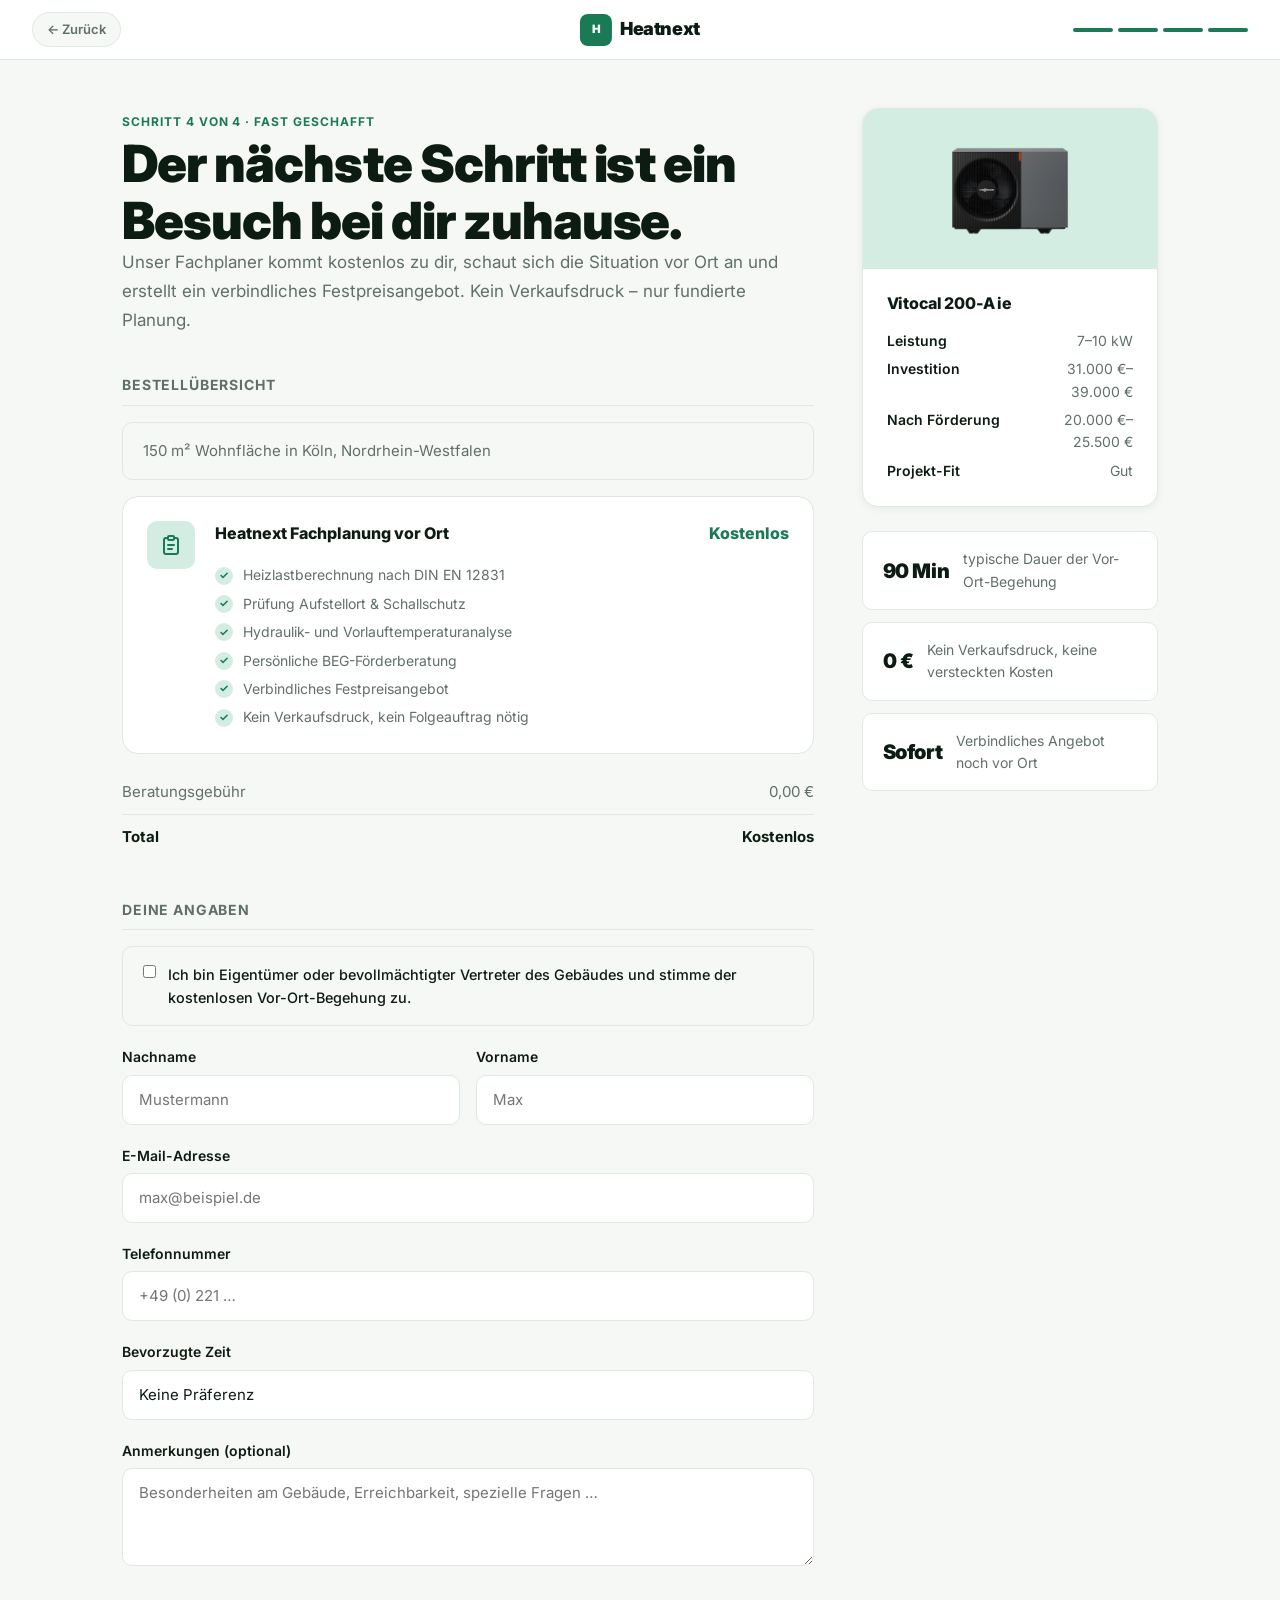
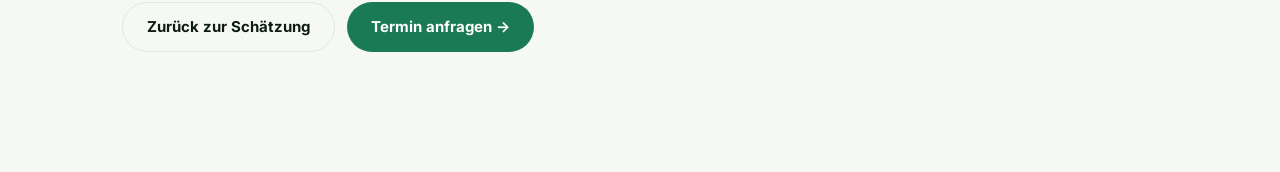
<file: consultation.html>
<!doctype html>
<html lang="de">
  <head>
    <meta charset="utf-8" />
    <meta name="viewport" content="width=device-width, initial-scale=1" />
    <title>Beratungstermin buchen – Heatnext</title>
    <meta name="description" content="Buche deinen kostenlosen Vor-Ort-Beratungstermin für deine Viessmann Wärmepumpe." />
    <link rel="stylesheet" href="https://fonts.bunny.net/css?family=inter:300,400,500,600,700,800,900&display=swap" />
    <link rel="stylesheet" href="styles.css" />
  </head>
  <body>

    <!-- TOPBAR -->
    <div class="est-topbar">
      <a href="estimate.html" class="est-topbar-back">&larr; Zurück</a>
      <div class="est-topbar-logo">
        <span class="nav-logo-chip">H</span>
        Heatnext
      </div>
      <div class="est-progress-bars">
        <div class="est-bar"></div>
        <div class="est-bar"></div>
        <div class="est-bar"></div>
        <div class="est-bar"></div>
      </div>
    </div>

    <!-- MAIN -->
    <main class="dc-main">

      <!-- LEFT COLUMN -->
      <div class="dc-left">
        <span class="kicker dc-kicker">Schritt 4 von 4 &middot; Fast geschafft</span>
        <h1>Der nächste Schritt ist ein Besuch bei dir zuhause.</h1>
        <p class="dc-intro">
          Unser Fachplaner kommt kostenlos zu dir, schaut sich die Situation vor Ort an und erstellt ein verbindliches Festpreisangebot. Kein Verkaufsdruck – nur fundierte Planung.
        </p>

        <!-- Bestellübersicht -->
        <section class="dc-section">
          <div class="dc-section-title">Bestellübersicht</div>

          <div class="dc-address-card" id="dcAddress">
            Deine Adresse wird aus der Schätzung geladen …
          </div>

          <div class="dc-product-card">
            <div class="dc-product-icon">
              <svg viewBox="0 0 24 24" fill="none" stroke="currentColor" stroke-width="2" stroke-linecap="round" stroke-linejoin="round" aria-hidden="true">
                <path d="M9 5H7a2 2 0 00-2 2v12a2 2 0 002 2h10a2 2 0 002-2V7a2 2 0 00-2-2h-2"/>
                <rect x="9" y="3" width="6" height="4" rx="1"/>
                <path d="M9 12h6M9 16h4"/>
              </svg>
            </div>
            <div class="dc-product-info">
              <div style="display:flex;align-items:flex-start;justify-content:space-between;gap:1rem;">
                <div class="dc-product-title">Heatnext Fachplanung vor Ort</div>
                <div class="dc-product-free">Kostenlos</div>
              </div>
              <ul class="dc-checklist">
                <li class="dc-check"><span class="dc-check-icon">&#10003;</span>Heizlastberechnung nach DIN EN 12831</li>
                <li class="dc-check"><span class="dc-check-icon">&#10003;</span>Prüfung Aufstellort &amp; Schallschutz</li>
                <li class="dc-check"><span class="dc-check-icon">&#10003;</span>Hydraulik- und Vorlauftemperaturanalyse</li>
                <li class="dc-check"><span class="dc-check-icon">&#10003;</span>Persönliche BEG-Förderberatung</li>
                <li class="dc-check"><span class="dc-check-icon">&#10003;</span>Verbindliches Festpreisangebot</li>
                <li class="dc-check"><span class="dc-check-icon">&#10003;</span>Kein Verkaufsdruck, kein Folgeauftrag nötig</li>
              </ul>
            </div>
          </div>

          <table class="dc-price-table">
            <tbody>
              <tr>
                <td>Beratungsgebühr</td>
                <td class="dc-price-right">0,00&nbsp;€</td>
              </tr>
              <tr>
                <td><strong>Total</strong></td>
                <td class="dc-price-right"><strong>Kostenlos</strong></td>
              </tr>
            </tbody>
          </table>
        </section>

        <!-- Buchungsformular -->
        <section class="dc-section">
          <div class="dc-section-title">Deine Angaben</div>

          <div id="consultSuccess" class="dc-success" hidden>
            <div class="dc-success-icon">&#10003;</div>
            <h2>Anfrage gesendet!</h2>
            <p>Wir melden uns innerhalb von 24 Stunden bei dir, um den Termin zu bestätigen. Schau auch in deinen Spam-Ordner.</p>
          </div>

          <form class="dc-form" id="consultForm" novalidate>
            <div class="dc-checkbox-row">
              <input type="checkbox" id="ownerConfirm" name="ownerConfirm" required />
              <label for="ownerConfirm">Ich bin Eigentümer oder bevollmächtigter Vertreter des Gebäudes und stimme der kostenlosen Vor-Ort-Begehung zu.</label>
            </div>

            <div class="dc-field-row">
              <div>
                <label class="field-label" for="lastName">Nachname</label>
                <input class="field-input" type="text" id="lastName" name="lastName" placeholder="Mustermann" required />
              </div>
              <div>
                <label class="field-label" for="firstName">Vorname</label>
                <input class="field-input" type="text" id="firstName" name="firstName" placeholder="Max" required />
              </div>
            </div>

            <div>
              <label class="field-label" for="email">E-Mail-Adresse</label>
              <input class="field-input" type="email" id="email" name="email" placeholder="max@beispiel.de" required />
            </div>

            <div>
              <label class="field-label" for="phone">Telefonnummer</label>
              <input class="field-input" type="tel" id="phone" name="phone" placeholder="+49 (0) 221 …" />
            </div>

            <div>
              <label class="field-label" for="preferredTime">Bevorzugte Zeit</label>
              <select class="field-input" id="preferredTime" name="preferredTime">
                <option value="">Keine Präferenz</option>
                <option value="morning">Morgens (8–12 Uhr)</option>
                <option value="noon">Mittags (12–15 Uhr)</option>
                <option value="afternoon">Nachmittags (15–18 Uhr)</option>
                <option value="weekend">Wochenende</option>
              </select>
            </div>

            <div>
              <label class="field-label" for="notes">Anmerkungen (optional)</label>
              <textarea class="field-input" id="notes" name="notes" rows="3" placeholder="Besonderheiten am Gebäude, Erreichbarkeit, spezielle Fragen …" style="resize:vertical;"></textarea>
            </div>

            <div class="dc-form-actions">
              <a href="estimate.html" class="btn btn-outline">Zurück zur Schätzung</a>
              <button type="submit" class="btn btn-green" id="submitConsult">Termin anfragen &rarr;</button>
            </div>
          </form>
        </section>
      </div>

      <!-- RIGHT SIDEBAR -->
      <div class="dc-right">
        <div class="dc-sidebar-panel">
          <div class="dc-sidebar-image">
            <img id="consultModelImage" src="assets/vitocal-200-a-ie-unit.png" alt="Vitocal Außengerät" />
          </div>
          <div class="dc-sidebar-body">
            <h3 id="consultModel">Vitocal 200-A ie</h3>
            <dl class="dc-sidebar-dl">
              <dt>Leistung</dt>
              <dd id="consultPower">7–10 kW</dd>
              <dt>Investition</dt>
              <dd id="consultCost">31.000–39.000 €</dd>
              <dt>Nach Förderung</dt>
              <dd id="consultNetCost">ab 20.000 €</dd>
              <dt>Projekt-Fit</dt>
              <dd id="consultFit">Gut</dd>
            </dl>
          </div>
        </div>

        <div class="dc-trust-items">
          <div class="dc-trust-item">
            <div class="dc-trust-num">90 Min</div>
            <div class="dc-trust-text">typische Dauer der Vor-Ort-Begehung</div>
          </div>
          <div class="dc-trust-item">
            <div class="dc-trust-num">0 €</div>
            <div class="dc-trust-text">Kein Verkaufsdruck, keine versteckten Kosten</div>
          </div>
          <div class="dc-trust-item">
            <div class="dc-trust-num">Sofort</div>
            <div class="dc-trust-text">Verbindliches Angebot noch vor Ort</div>
          </div>
        </div>
      </div>

    </main>

    <script>
      (function () {
        const raw = sessionStorage.getItem("heatnextEstimate");
        const fmt = new Intl.NumberFormat("de-DE", { style: "currency", currency: "EUR", maximumFractionDigits: 0 });

        const fallback = {
          area: 150,
          city: "Köln",
          state: "Nordrhein-Westfalen",
          model: "Vitocal 200-A ie",
          modelKey: "200",
          fit: "Gut",
          minKw: 7,
          maxKw: 10,
          costLow: 31000,
          costHigh: 39000
        };

        const modelImages = {
          "250": "assets/vitocal-250-a-unit.png",
          "200": "assets/vitocal-200-a-ie-unit.png",
          "150": "assets/vitocal-150-a-unit.png"
        };
        const modelAlts = {
          "250": "Vitocal 250-A Außengerät",
          "200": "Vitocal 200-A ie Außengerät",
          "150": "Vitocal 150-A Außengerät"
        };

        let e = fallback;
        try { if (raw) e = JSON.parse(raw); } catch (_) {}

        const grantRate = e.fit === "Planung nötig" ? 0.3 : 0.35;
        const netLow = Math.round((e.costLow * (1 - grantRate)) / 500) * 500;
        const netHigh = Math.round((e.costHigh * (1 - grantRate)) / 500) * 500;

        const set = (id, val) => { const el = document.querySelector("#" + id); if (el) el.textContent = val; };
        const setAttr = (id, attr, val) => { const el = document.querySelector("#" + id); if (el) el[attr] = val; };

        set("dcAddress", `${e.area} m² Wohnfläche in ${e.city || "deinem Ort"}${e.state ? ", " + e.state : ""}`);
        set("consultModel", e.model);
        set("consultPower", `${e.minKw}–${e.maxKw} kW`);
        set("consultCost", `${fmt.format(e.costLow)}–${fmt.format(e.costHigh)}`);
        set("consultNetCost", `${fmt.format(netLow)}–${fmt.format(netHigh)}`);
        set("consultFit", e.fit);
        setAttr("consultModelImage", "src", modelImages[e.modelKey] || modelImages["200"]);
        setAttr("consultModelImage", "alt", modelAlts[e.modelKey] || modelAlts["200"]);

        // Form submit
        const form = document.querySelector("#consultForm");
        const success = document.querySelector("#consultSuccess");
        if (form && success) {
          form.addEventListener("submit", function (ev) {
            ev.preventDefault();
            if (!form.checkValidity()) {
              const invalid = form.querySelector(":invalid");
              if (invalid) invalid.reportValidity();
              return;
            }
            form.hidden = true;
            success.hidden = false;
            success.scrollIntoView({ behavior: "smooth", block: "start" });
          });
        }
      })();
    </script>
  </body>
</html>
</file>
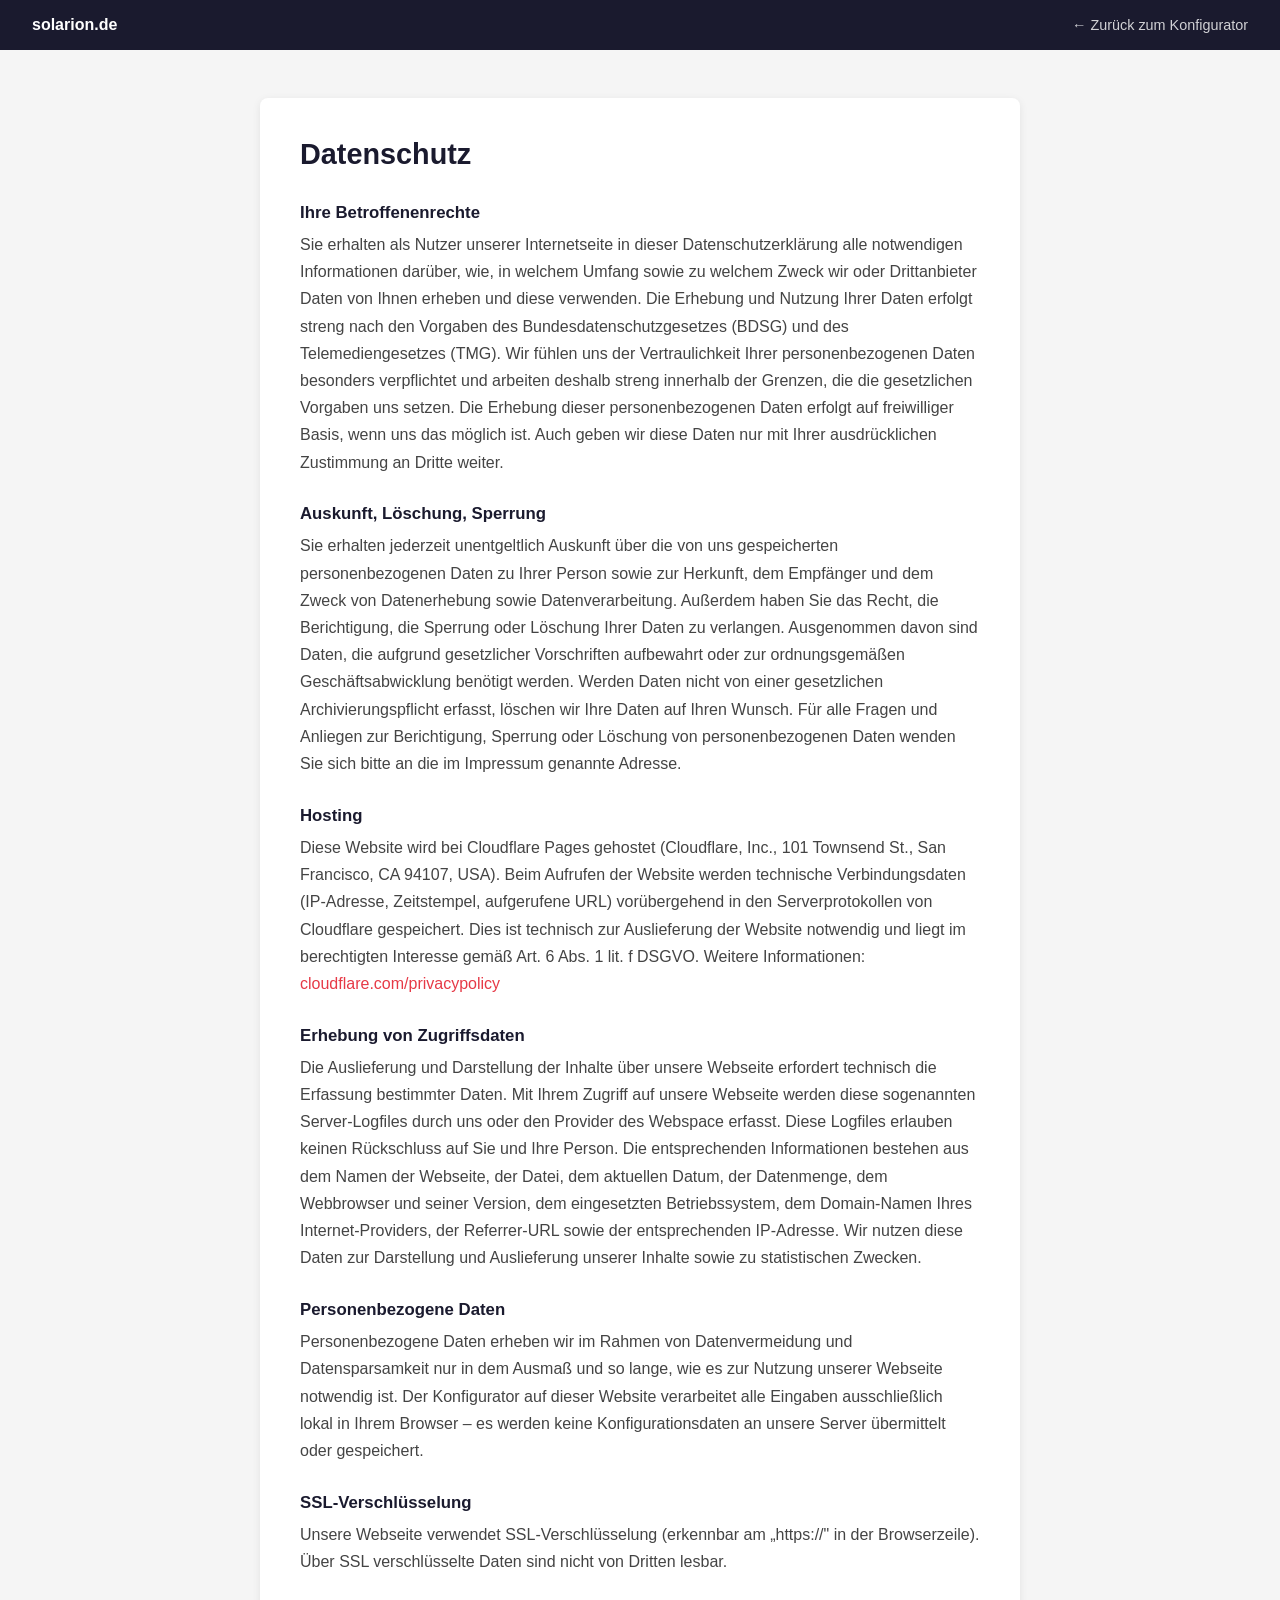
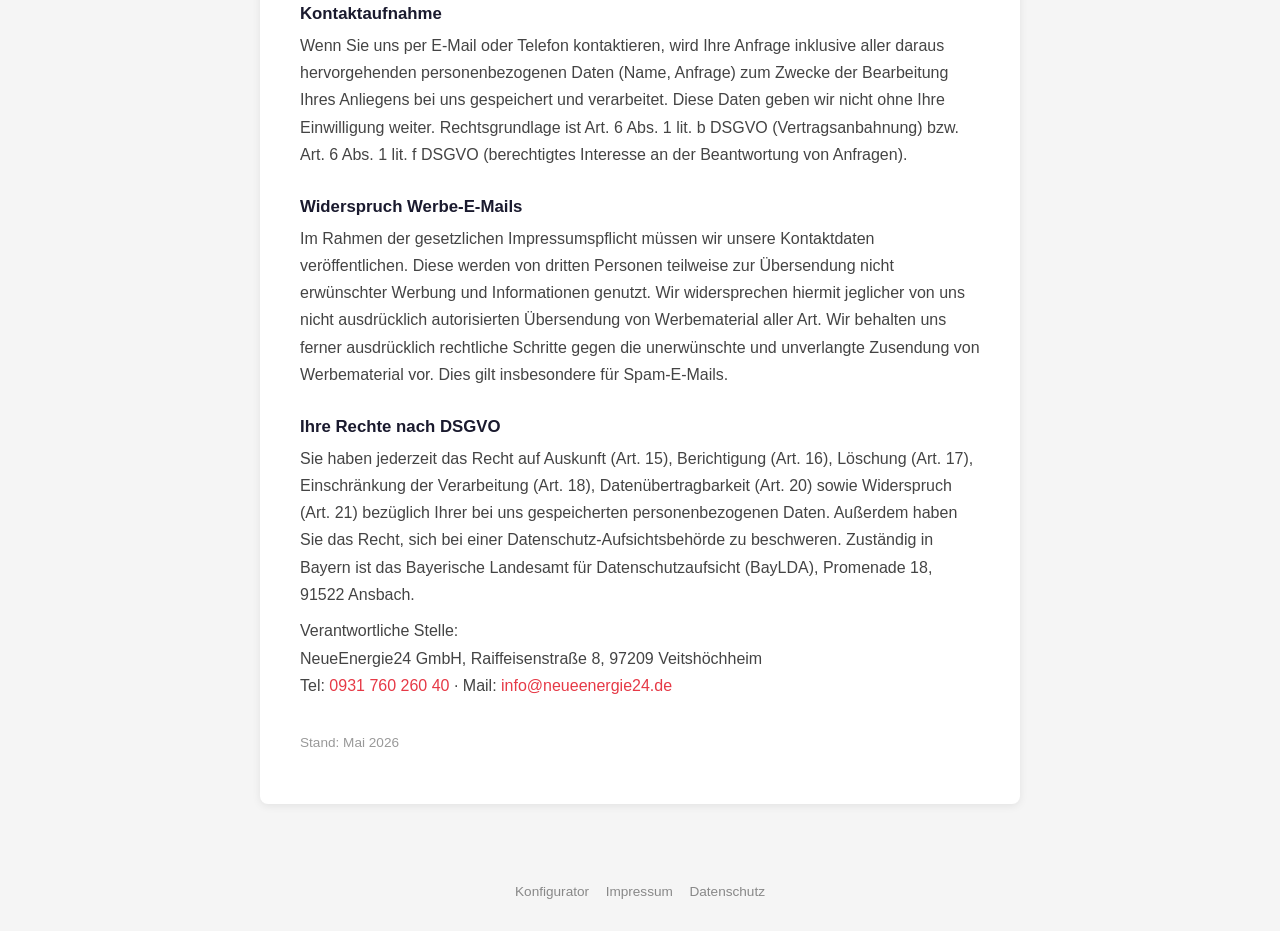
<file: datenschutz.html>
<!DOCTYPE html>
<html lang="de">
<head>
  <meta charset="UTF-8">
  <meta name="viewport" content="width=device-width, initial-scale=1.0">
  <title>Datenschutz – solarion.de</title>
  <style>
    *, *::before, *::after { box-sizing: border-box; margin: 0; padding: 0; }
    body {
      font-family: -apple-system, BlinkMacSystemFont, "Segoe UI", Roboto, sans-serif;
      background: #f5f5f5;
      color: #222;
      min-height: 100vh;
    }
    header {
      background: #1a1a2e;
      color: #fff;
      padding: 1rem 2rem;
      display: flex;
      align-items: center;
      justify-content: space-between;
    }
    header a { color: #fff; text-decoration: none; font-size: 0.9rem; opacity: 0.8; }
    header a:hover { opacity: 1; }
    .container {
      max-width: 760px;
      margin: 3rem auto;
      background: #fff;
      border-radius: 8px;
      padding: 2.5rem;
      box-shadow: 0 2px 8px rgba(0,0,0,0.08);
    }
    h1 { font-size: 1.8rem; margin-bottom: 2rem; color: #1a1a2e; }
    h2 { font-size: 1.05rem; font-weight: 700; margin: 1.8rem 0 0.5rem; color: #1a1a2e; }
    p { line-height: 1.7; margin-bottom: 0.6rem; color: #444; }
    a { color: #e63946; text-decoration: none; }
    a:hover { text-decoration: underline; }
    footer {
      text-align: center;
      padding: 2rem;
      font-size: 0.85rem;
      color: #888;
    }
    footer a { color: #888; margin: 0 0.4rem; }
  </style>
</head>
<body>

<header>
  <strong>solarion.de</strong>
  <a href="/">← Zurück zum Konfigurator</a>
</header>

<div class="container">
  <h1>Datenschutz</h1>

  <h2>Ihre Betroffenenrechte</h2>
  <p>Sie erhalten als Nutzer unserer Internetseite in dieser Datenschutzerklärung alle notwendigen Informationen darüber, wie, in welchem Umfang sowie zu welchem Zweck wir oder Drittanbieter Daten von Ihnen erheben und diese verwenden. Die Erhebung und Nutzung Ihrer Daten erfolgt streng nach den Vorgaben des Bundesdatenschutzgesetzes (BDSG) und des Telemediengesetzes (TMG). Wir fühlen uns der Vertraulichkeit Ihrer personenbezogenen Daten besonders verpflichtet und arbeiten deshalb streng innerhalb der Grenzen, die die gesetzlichen Vorgaben uns setzen. Die Erhebung dieser personenbezogenen Daten erfolgt auf freiwilliger Basis, wenn uns das möglich ist. Auch geben wir diese Daten nur mit Ihrer ausdrücklichen Zustimmung an Dritte weiter.</p>

  <h2>Auskunft, Löschung, Sperrung</h2>
  <p>Sie erhalten jederzeit unentgeltlich Auskunft über die von uns gespeicherten personenbezogenen Daten zu Ihrer Person sowie zur Herkunft, dem Empfänger und dem Zweck von Datenerhebung sowie Datenverarbeitung. Außerdem haben Sie das Recht, die Berichtigung, die Sperrung oder Löschung Ihrer Daten zu verlangen. Ausgenommen davon sind Daten, die aufgrund gesetzlicher Vorschriften aufbewahrt oder zur ordnungsgemäßen Geschäftsabwicklung benötigt werden. Werden Daten nicht von einer gesetzlichen Archivierungspflicht erfasst, löschen wir Ihre Daten auf Ihren Wunsch. Für alle Fragen und Anliegen zur Berichtigung, Sperrung oder Löschung von personenbezogenen Daten wenden Sie sich bitte an die im Impressum genannte Adresse.</p>

  <h2>Hosting</h2>
  <p>Diese Website wird bei Cloudflare Pages gehostet (Cloudflare, Inc., 101 Townsend St., San Francisco, CA 94107, USA). Beim Aufrufen der Website werden technische Verbindungsdaten (IP-Adresse, Zeitstempel, aufgerufene URL) vorübergehend in den Serverprotokollen von Cloudflare gespeichert. Dies ist technisch zur Auslieferung der Website notwendig und liegt im berechtigten Interesse gemäß Art. 6 Abs. 1 lit. f DSGVO. Weitere Informationen: <a href="https://www.cloudflare.com/privacypolicy/" target="_blank" rel="noopener">cloudflare.com/privacypolicy</a></p>

  <h2>Erhebung von Zugriffsdaten</h2>
  <p>Die Auslieferung und Darstellung der Inhalte über unsere Webseite erfordert technisch die Erfassung bestimmter Daten. Mit Ihrem Zugriff auf unsere Webseite werden diese sogenannten Server-Logfiles durch uns oder den Provider des Webspace erfasst. Diese Logfiles erlauben keinen Rückschluss auf Sie und Ihre Person. Die entsprechenden Informationen bestehen aus dem Namen der Webseite, der Datei, dem aktuellen Datum, der Datenmenge, dem Webbrowser und seiner Version, dem eingesetzten Betriebssystem, dem Domain-Namen Ihres Internet-Providers, der Referrer-URL sowie der entsprechenden IP-Adresse. Wir nutzen diese Daten zur Darstellung und Auslieferung unserer Inhalte sowie zu statistischen Zwecken.</p>

  <h2>Personenbezogene Daten</h2>
  <p>Personenbezogene Daten erheben wir im Rahmen von Datenvermeidung und Datensparsamkeit nur in dem Ausmaß und so lange, wie es zur Nutzung unserer Webseite notwendig ist. Der Konfigurator auf dieser Website verarbeitet alle Eingaben ausschließlich lokal in Ihrem Browser – es werden keine Konfigurationsdaten an unsere Server übermittelt oder gespeichert.</p>

  <h2>SSL-Verschlüsselung</h2>
  <p>Unsere Webseite verwendet SSL-Verschlüsselung (erkennbar am „https://" in der Browserzeile). Über SSL verschlüsselte Daten sind nicht von Dritten lesbar.</p>

  <h2>Kontaktaufnahme</h2>
  <p>Wenn Sie uns per E-Mail oder Telefon kontaktieren, wird Ihre Anfrage inklusive aller daraus hervorgehenden personenbezogenen Daten (Name, Anfrage) zum Zwecke der Bearbeitung Ihres Anliegens bei uns gespeichert und verarbeitet. Diese Daten geben wir nicht ohne Ihre Einwilligung weiter. Rechtsgrundlage ist Art. 6 Abs. 1 lit. b DSGVO (Vertragsanbahnung) bzw. Art. 6 Abs. 1 lit. f DSGVO (berechtigtes Interesse an der Beantwortung von Anfragen).</p>

  <h2>Widerspruch Werbe-E-Mails</h2>
  <p>Im Rahmen der gesetzlichen Impressumspflicht müssen wir unsere Kontaktdaten veröffentlichen. Diese werden von dritten Personen teilweise zur Übersendung nicht erwünschter Werbung und Informationen genutzt. Wir widersprechen hiermit jeglicher von uns nicht ausdrücklich autorisierten Übersendung von Werbematerial aller Art. Wir behalten uns ferner ausdrücklich rechtliche Schritte gegen die unerwünschte und unverlangte Zusendung von Werbematerial vor. Dies gilt insbesondere für Spam-E-Mails.</p>

  <h2>Ihre Rechte nach DSGVO</h2>
  <p>Sie haben jederzeit das Recht auf Auskunft (Art. 15), Berichtigung (Art. 16), Löschung (Art. 17), Einschränkung der Verarbeitung (Art. 18), Datenübertragbarkeit (Art. 20) sowie Widerspruch (Art. 21) bezüglich Ihrer bei uns gespeicherten personenbezogenen Daten. Außerdem haben Sie das Recht, sich bei einer Datenschutz-Aufsichtsbehörde zu beschweren. Zuständig in Bayern ist das Bayerische Landesamt für Datenschutzaufsicht (BayLDA), Promenade 18, 91522 Ansbach.</p>

  <p>Verantwortliche Stelle:<br>
  NeueEnergie24 GmbH, Raiffeisenstraße 8, 97209 Veitshöchheim<br>
  Tel: <a href="tel:+4993176026040">0931 760 260 40</a> · 
  Mail: <a href="mailto:info@neueenergie24.de">info@neueenergie24.de</a></p>

  <p style="margin-top:2rem; font-size:0.85rem; color:#999;">Stand: Mai 2026</p>
</div>

<footer>
  <a href="/">Konfigurator</a>
  <a href="/impressum.html">Impressum</a>
  <a href="/datenschutz.html">Datenschutz</a>
</footer>

</body>
</html>
</file>
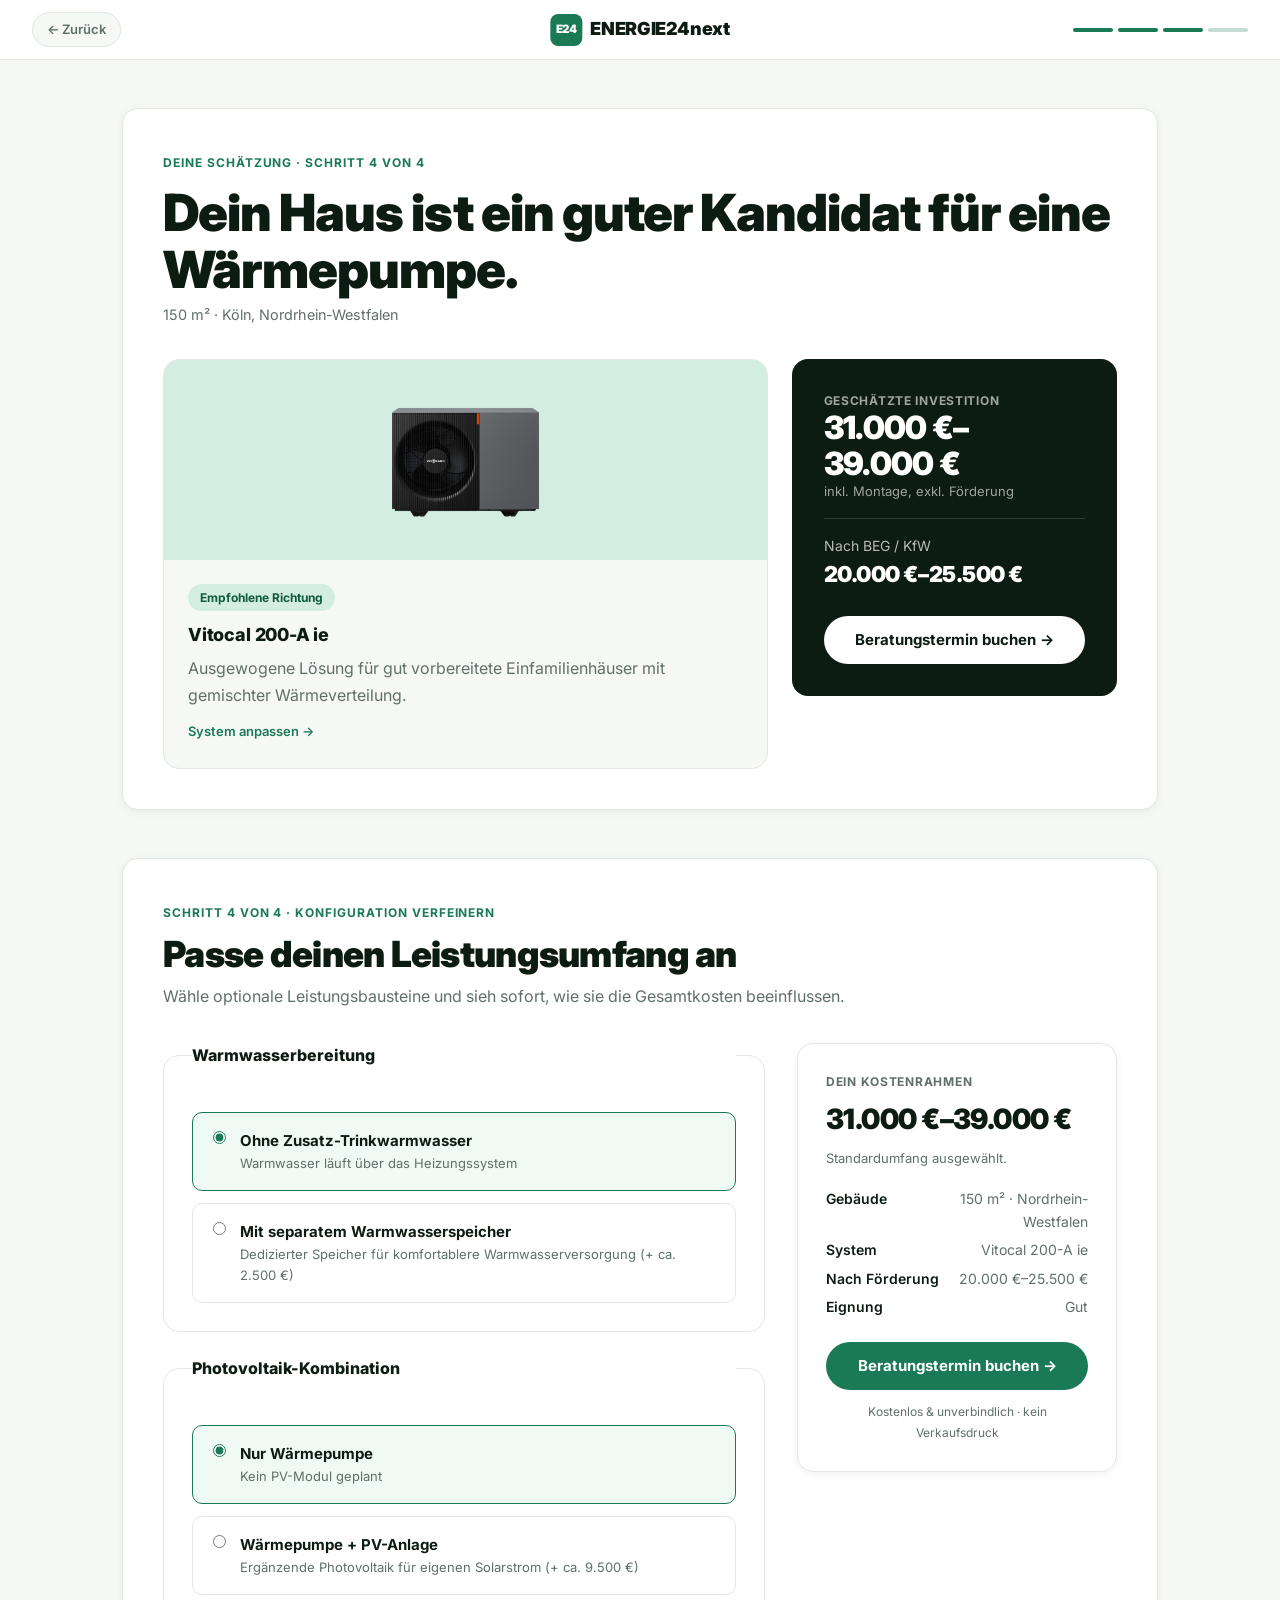
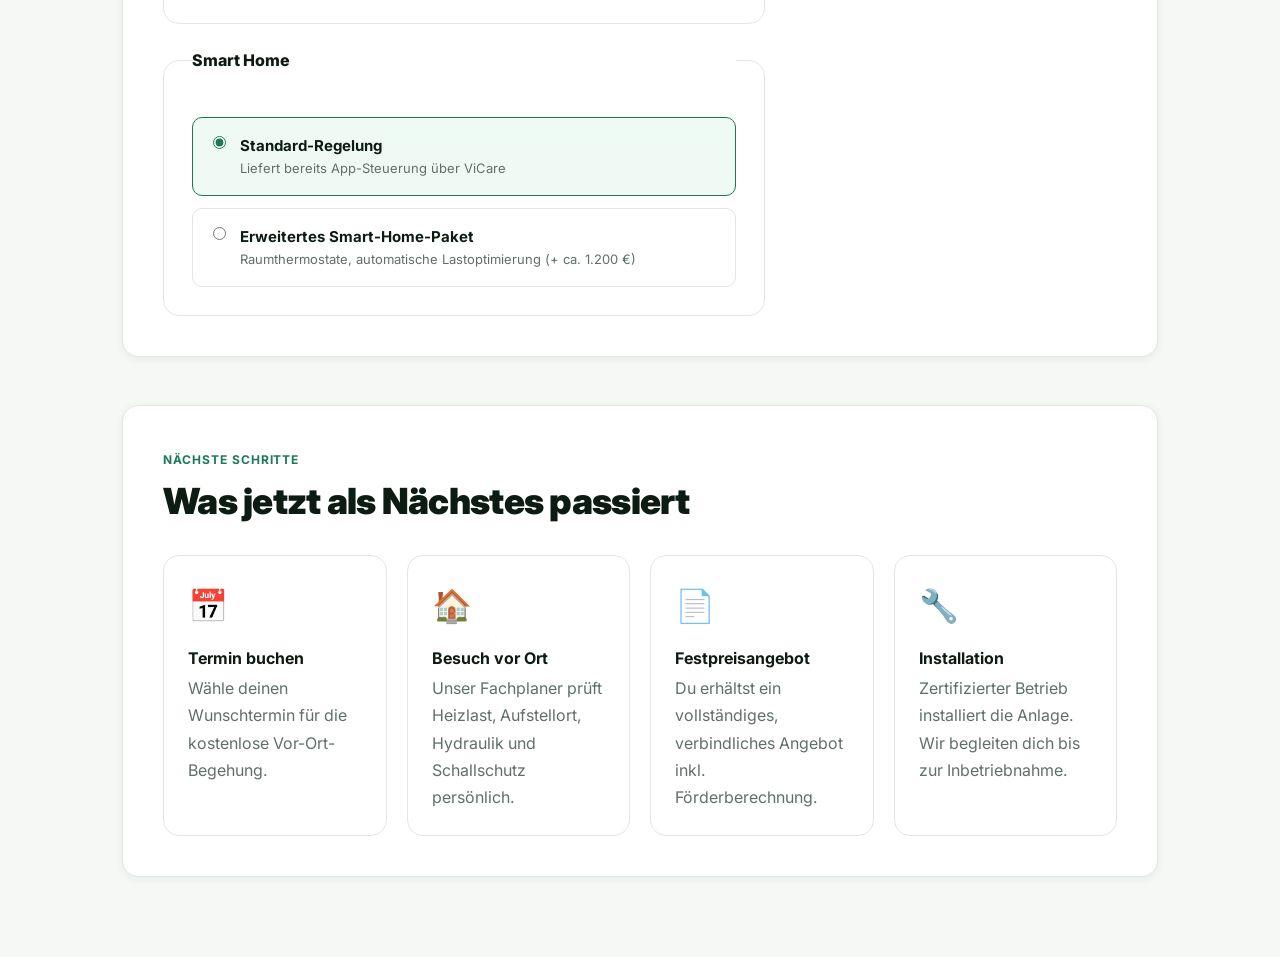
<file: estimate.html>
<!doctype html>
<html lang="de">
  <head>
    <meta charset="utf-8" />
    <meta name="viewport" content="width=device-width, initial-scale=1" />
    <title>Deine Schätzung – ENERGIE24next</title>
    <meta name="description" content="Deine persönliche Wärmepumpen-Schätzung mit Modellempfehlung, Preisrahmen und BEG/KfW-Förderung." />
    <link rel="stylesheet" href="https://fonts.bunny.net/css?family=inter:300,400,500,600,700,800,900&display=swap" />
    <link rel="stylesheet" href="styles.css" />
  </head>
  <body>

    <!-- TOPBAR -->
    <div class="est-topbar">
      <a href="index.html" class="est-topbar-back">&larr; Zurück</a>
      <div class="est-topbar-logo">
        <span class="nav-logo-chip">E24</span>
        ENERGIE24next
      </div>
      <div class="est-progress-bars">
        <div class="est-bar"></div>
        <div class="est-bar"></div>
        <div class="est-bar"></div>
        <div class="est-bar dim"></div>
      </div>
    </div>

    <!-- MAIN -->
    <main class="est-main">

      <!-- PANEL 1: Hero -->
      <div class="est-panel">
        <div class="est-title-row">
          <span class="kicker">Deine Schätzung &middot; Schritt 4 von 4</span>
          <h1>Dein Haus ist ein guter Kandidat für eine Wärmepumpe.</h1>
          <p class="est-address" id="estimateAddress">Wird geladen …</p>
        </div>

        <div class="est-hero-cols">
          <!-- Product Card -->
          <div class="est-product-card">
            <div class="est-product-image">
              <img id="estimateModelImage" src="assets/vitocal-200-a-ie-unit.png" alt="Vitocal Außengerät" />
            </div>
            <div class="est-product-body">
              <span class="model-chip">Empfohlene Richtung</span>
              <h3 id="estimateModel">Vitocal 200-A ie</h3>
              <p id="estimateModelCopy">Die Intelligent-Energy-Richtung für gut vorbereitete Einfamilienhäuser und gemischte Wärmeverteilung.</p>
              <a href="consultation.html" class="est-product-link">System anpassen &rarr;</a>
            </div>
          </div>

          <!-- Dark Price Card -->
          <div class="est-price-card">
            <div>
              <div class="est-price-label">Geschätzte Investition</div>
              <div class="est-price-main" id="estimateCost">31.000 – 39.000 €</div>
              <div class="est-price-note">inkl. Montage, exkl. Förderung</div>
            </div>
            <div class="est-price-divider"></div>
            <div>
              <div class="est-net-label">Nach BEG / KfW</div>
              <div class="est-net-value" id="estimateNetCost">ab 20.000 €</div>
            </div>
            <a href="consultation.html" class="btn btn-white">Beratungstermin buchen &rarr;</a>
          </div>
        </div>
      </div>

      <!-- PANEL 2: Konfiguration -->
      <div class="est-panel">
        <div class="est-title-row">
          <span class="kicker">Schritt 4 von 4 &middot; Konfiguration verfeinern</span>
          <h2>Passe deinen Leistungsumfang an</h2>
          <p style="margin-top:0.5rem;">Wähle optionale Leistungsbausteine und sieh sofort, wie sie die Gesamtkosten beeinflussen.</p>
        </div>

        <div class="est-config-cols">
          <!-- Options -->
          <div class="est-options hg-details">

            <fieldset class="est-option-group">
              <legend>Warmwasserbereitung</legend>
              <div class="est-options-grid">
                <label class="hg-option est-option">
                  <input type="radio" name="dhw" value="none" data-cost="0" checked />
                  <span>
                    <strong>Ohne Zusatz-Trinkwarmwasser</strong>
                    <span>Warmwasser läuft über das Heizungssystem</span>
                  </span>
                </label>
                <label class="hg-option est-option">
                  <input type="radio" name="dhw" value="cylinder" data-cost="2500" />
                  <span>
                    <strong>Mit separatem Warmwasserspeicher</strong>
                    <span>Dedizierter Speicher für komfortablere Warmwasserversorgung (+&nbsp;ca. 2.500&nbsp;€)</span>
                  </span>
                </label>
              </div>
            </fieldset>

            <fieldset class="est-option-group">
              <legend>Photovoltaik-Kombination</legend>
              <div class="est-options-grid">
                <label class="hg-option est-option">
                  <input type="radio" name="pv" value="none" data-cost="0" checked />
                  <span>
                    <strong>Nur Wärmepumpe</strong>
                    <span>Kein PV-Modul geplant</span>
                  </span>
                </label>
                <label class="hg-option est-option">
                  <input type="radio" name="pv" value="pv" data-cost="9500" />
                  <span>
                    <strong>Wärmepumpe + PV-Anlage</strong>
                    <span>Ergänzende Photovoltaik für eigenen Solarstrom (+&nbsp;ca. 9.500&nbsp;€)</span>
                  </span>
                </label>
              </div>
            </fieldset>

            <fieldset class="est-option-group">
              <legend>Smart Home</legend>
              <div class="est-options-grid">
                <label class="hg-option est-option">
                  <input type="radio" name="smart" value="none" data-cost="0" checked />
                  <span>
                    <strong>Standard-Regelung</strong>
                    <span>Liefert bereits App-Steuerung über ViCare</span>
                  </span>
                </label>
                <label class="hg-option est-option">
                  <input type="radio" name="smart" value="smart" data-cost="1200" />
                  <span>
                    <strong>Erweitertes Smart-Home-Paket</strong>
                    <span>Raumthermostate, automatische Lastoptimierung (+&nbsp;ca. 1.200&nbsp;€)</span>
                  </span>
                </label>
              </div>
            </fieldset>

          </div>

          <!-- Sticky Summary -->
          <div class="est-summary">
            <div class="est-summary-label">Dein Kostenrahmen</div>
            <div class="est-summary-price" id="refinedCost">31.000 – 39.000 €</div>
            <div class="est-summary-sub" id="scopeSummary">Standardumfang ausgewählt.</div>

            <dl class="est-summary-dl">
              <dt>Gebäude</dt>
              <dd id="estimateBuilding">150 m²</dd>
              <dt>System</dt>
              <dd id="summaryModel">Vitocal 200-A ie</dd>
              <dt>Nach Förderung</dt>
              <dd id="summaryNetCost">ab 20.000 €</dd>
              <dt>Eignung</dt>
              <dd id="estimateFit">Gut</dd>
            </dl>

            <a href="consultation.html" class="btn btn-green">Beratungstermin buchen &rarr;</a>
            <p class="est-summary-hint">Kostenlos &amp; unverbindlich &middot; kein Verkaufsdruck</p>
          </div>
        </div>
      </div>

      <!-- PANEL 3: Next Steps -->
      <div class="est-panel">
        <div class="est-title-row">
          <span class="kicker">Nächste Schritte</span>
          <h2>Was jetzt als Nächstes passiert</h2>
        </div>
        <div class="est-next-grid">
          <div class="est-next-card">
            <div class="est-next-icon">📅</div>
            <h4>Termin buchen</h4>
            <p>Wähle deinen Wunschtermin für die kostenlose Vor-Ort-Begehung.</p>
          </div>
          <div class="est-next-card">
            <div class="est-next-icon">🏠</div>
            <h4>Besuch vor Ort</h4>
            <p>Unser Fachplaner prüft Heizlast, Aufstellort, Hydraulik und Schallschutz persönlich.</p>
          </div>
          <div class="est-next-card">
            <div class="est-next-icon">📄</div>
            <h4>Festpreisangebot</h4>
            <p>Du erhältst ein vollständiges, verbindliches Angebot inkl. Förderberechnung.</p>
          </div>
          <div class="est-next-card">
            <div class="est-next-icon">🔧</div>
            <h4>Installation</h4>
            <p>Zertifizierter Betrieb installiert die Anlage. Wir begleiten dich bis zur Inbetriebnahme.</p>
          </div>
        </div>
      </div>

    </main>

    <script src="estimate.js"></script>
    <script>
      // Wire summaryModel and summaryNetCost from estimate data
      (function () {
        const raw = sessionStorage.getItem("energie24nextEstimate");
        if (!raw) return;
        try {
          const e = JSON.parse(raw);
          const el = document.querySelector("#summaryModel");
          if (el) el.textContent = e.model || "";
          const grantRate = e.fit === "Planung nötig" ? 0.3 : 0.35;
          const netLow = Math.round((e.costLow * (1 - grantRate)) / 500) * 500;
          const netHigh = Math.round((e.costHigh * (1 - grantRate)) / 500) * 500;
          const fmt = new Intl.NumberFormat("de-DE", { style: "currency", currency: "EUR", maximumFractionDigits: 0 });
          const sn = document.querySelector("#summaryNetCost");
          if (sn) sn.textContent = `${fmt.format(netLow)}–${fmt.format(netHigh)}`;
          // Also seed refinedCost to match estimateCost on load
          const rc = document.querySelector("#refinedCost");
          if (rc) rc.textContent = `${fmt.format(e.costLow)}–${fmt.format(e.costHigh)}`;
        } catch (err) {}
      })();
    </script>
  </body>
</html>
</file>
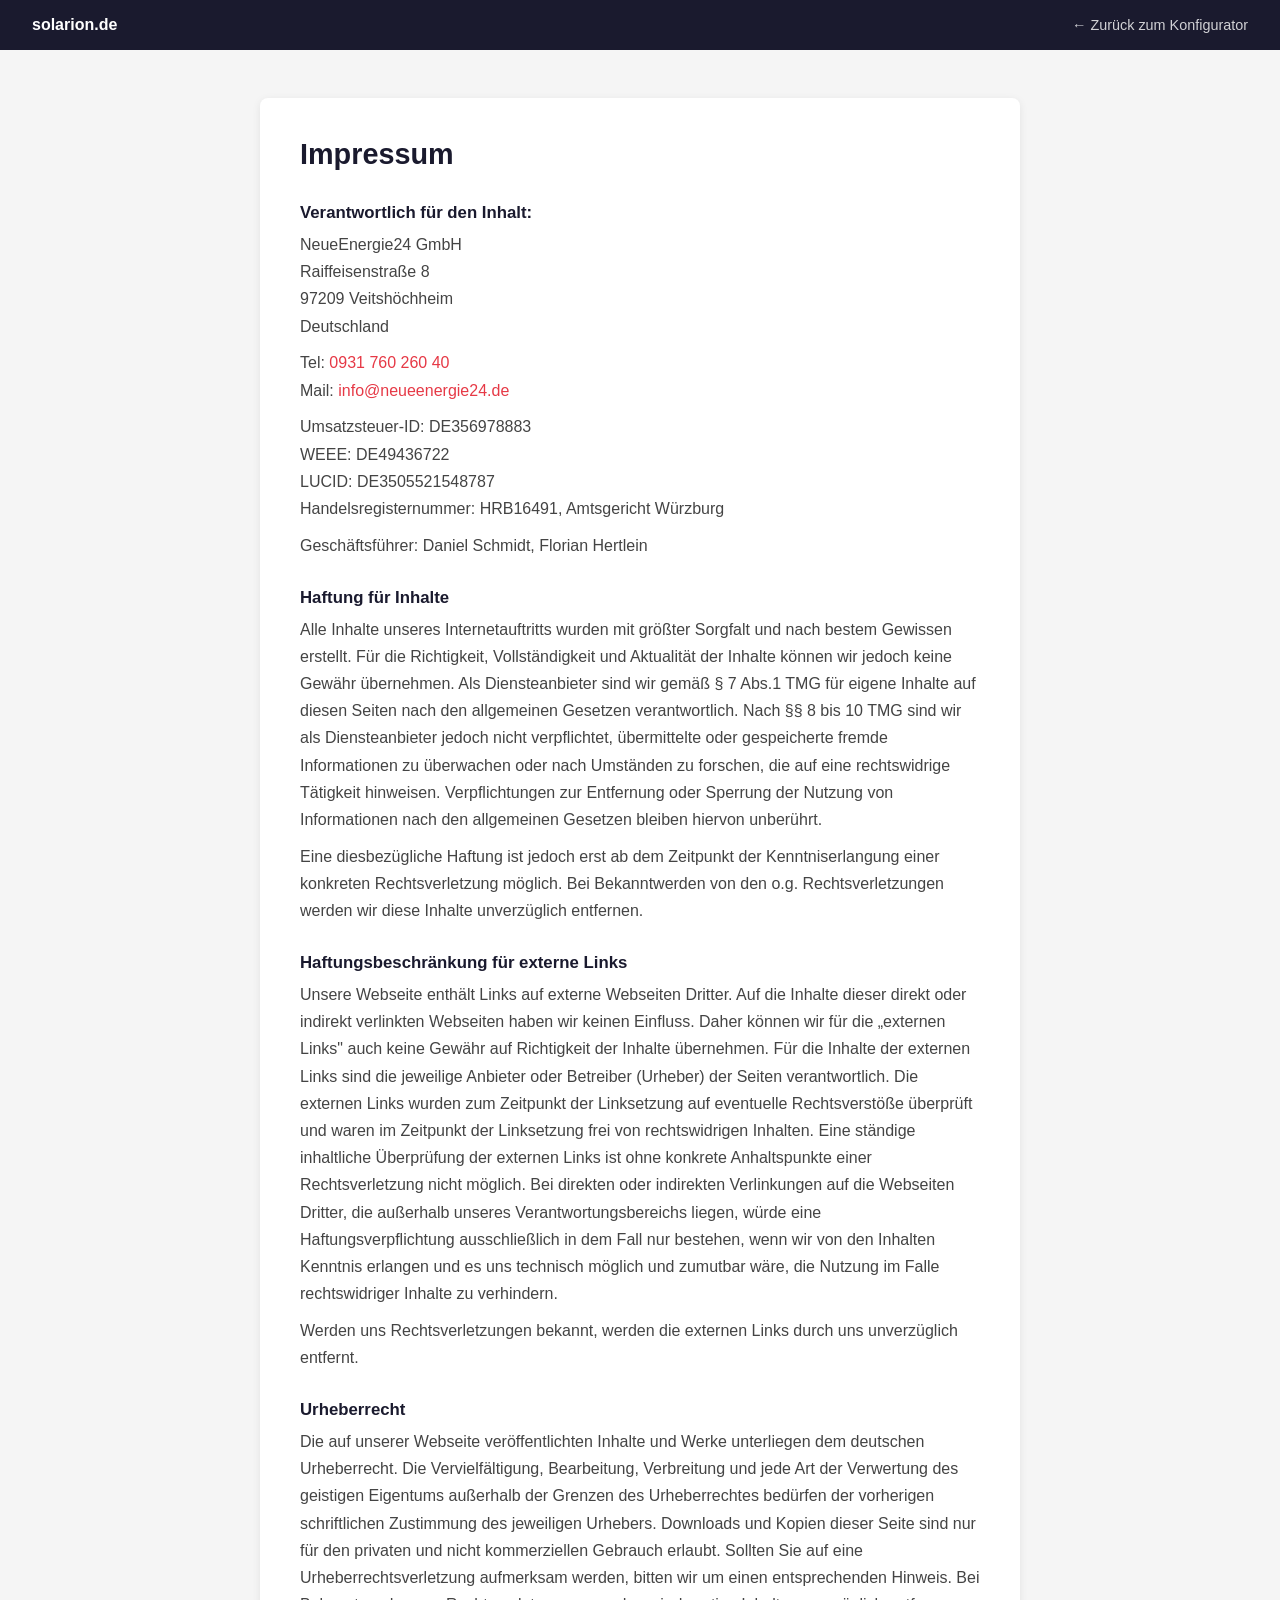
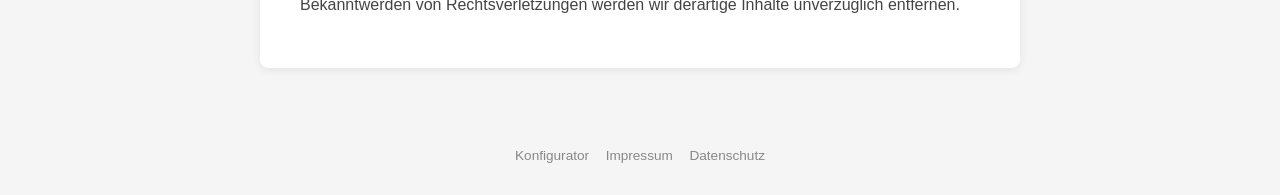
<file: impressum.html>
<!DOCTYPE html>
<html lang="de">
<head>
  <meta charset="UTF-8">
  <meta name="viewport" content="width=device-width, initial-scale=1.0">
  <title>Impressum – solarion.de</title>
  <style>
    *, *::before, *::after { box-sizing: border-box; margin: 0; padding: 0; }
    body {
      font-family: -apple-system, BlinkMacSystemFont, "Segoe UI", Roboto, sans-serif;
      background: #f5f5f5;
      color: #222;
      min-height: 100vh;
    }
    header {
      background: #1a1a2e;
      color: #fff;
      padding: 1rem 2rem;
      display: flex;
      align-items: center;
      justify-content: space-between;
    }
    header a { color: #fff; text-decoration: none; font-size: 0.9rem; opacity: 0.8; }
    header a:hover { opacity: 1; }
    .container {
      max-width: 760px;
      margin: 3rem auto;
      background: #fff;
      border-radius: 8px;
      padding: 2.5rem;
      box-shadow: 0 2px 8px rgba(0,0,0,0.08);
    }
    h1 { font-size: 1.8rem; margin-bottom: 2rem; color: #1a1a2e; }
    h2 { font-size: 1.05rem; font-weight: 700; margin: 1.8rem 0 0.5rem; color: #1a1a2e; }
    p { line-height: 1.7; margin-bottom: 0.6rem; color: #444; }
    a { color: #e63946; text-decoration: none; }
    a:hover { text-decoration: underline; }
    footer {
      text-align: center;
      padding: 2rem;
      font-size: 0.85rem;
      color: #888;
    }
    footer a { color: #888; margin: 0 0.4rem; }
  </style>
</head>
<body>

<header>
  <strong>solarion.de</strong>
  <a href="/">← Zurück zum Konfigurator</a>
</header>

<div class="container">
  <h1>Impressum</h1>

  <h2>Verantwortlich für den Inhalt:</h2>
  <p>
    NeueEnergie24 GmbH<br>
    Raiffeisenstraße 8<br>
    97209 Veitshöchheim<br>
    Deutschland
  </p>
  <p>
    Tel: <a href="tel:+4993176026040">0931 760 260 40</a><br>
    Mail: <a href="mailto:info@neueenergie24.de">info@neueenergie24.de</a>
  </p>
  <p>
    Umsatzsteuer-ID: DE356978883<br>
    WEEE: DE49436722<br>
    LUCID: DE3505521548787<br>
    Handelsregisternummer: HRB16491, Amtsgericht Würzburg
  </p>
  <p>Geschäftsführer: Daniel Schmidt, Florian Hertlein</p>

  <h2>Haftung für Inhalte</h2>
  <p>Alle Inhalte unseres Internetauftritts wurden mit größter Sorgfalt und nach bestem Gewissen erstellt. Für die Richtigkeit, Vollständigkeit und Aktualität der Inhalte können wir jedoch keine Gewähr übernehmen. Als Diensteanbieter sind wir gemäß § 7 Abs.1 TMG für eigene Inhalte auf diesen Seiten nach den allgemeinen Gesetzen verantwortlich. Nach §§ 8 bis 10 TMG sind wir als Diensteanbieter jedoch nicht verpflichtet, übermittelte oder gespeicherte fremde Informationen zu überwachen oder nach Umständen zu forschen, die auf eine rechtswidrige Tätigkeit hinweisen. Verpflichtungen zur Entfernung oder Sperrung der Nutzung von Informationen nach den allgemeinen Gesetzen bleiben hiervon unberührt.</p>
  <p>Eine diesbezügliche Haftung ist jedoch erst ab dem Zeitpunkt der Kenntniserlangung einer konkreten Rechtsverletzung möglich. Bei Bekanntwerden von den o.g. Rechtsverletzungen werden wir diese Inhalte unverzüglich entfernen.</p>

  <h2>Haftungsbeschränkung für externe Links</h2>
  <p>Unsere Webseite enthält Links auf externe Webseiten Dritter. Auf die Inhalte dieser direkt oder indirekt verlinkten Webseiten haben wir keinen Einfluss. Daher können wir für die „externen Links" auch keine Gewähr auf Richtigkeit der Inhalte übernehmen. Für die Inhalte der externen Links sind die jeweilige Anbieter oder Betreiber (Urheber) der Seiten verantwortlich. Die externen Links wurden zum Zeitpunkt der Linksetzung auf eventuelle Rechtsverstöße überprüft und waren im Zeitpunkt der Linksetzung frei von rechtswidrigen Inhalten. Eine ständige inhaltliche Überprüfung der externen Links ist ohne konkrete Anhaltspunkte einer Rechtsverletzung nicht möglich. Bei direkten oder indirekten Verlinkungen auf die Webseiten Dritter, die außerhalb unseres Verantwortungsbereichs liegen, würde eine Haftungsverpflichtung ausschließlich in dem Fall nur bestehen, wenn wir von den Inhalten Kenntnis erlangen und es uns technisch möglich und zumutbar wäre, die Nutzung im Falle rechtswidriger Inhalte zu verhindern.</p>
  <p>Werden uns Rechtsverletzungen bekannt, werden die externen Links durch uns unverzüglich entfernt.</p>

  <h2>Urheberrecht</h2>
  <p>Die auf unserer Webseite veröffentlichten Inhalte und Werke unterliegen dem deutschen Urheberrecht. Die Vervielfältigung, Bearbeitung, Verbreitung und jede Art der Verwertung des geistigen Eigentums außerhalb der Grenzen des Urheberrechtes bedürfen der vorherigen schriftlichen Zustimmung des jeweiligen Urhebers. Downloads und Kopien dieser Seite sind nur für den privaten und nicht kommerziellen Gebrauch erlaubt. Sollten Sie auf eine Urheberrechtsverletzung aufmerksam werden, bitten wir um einen entsprechenden Hinweis. Bei Bekanntwerden von Rechtsverletzungen werden wir derartige Inhalte unverzüglich entfernen.</p>
</div>

<footer>
  <a href="/">Konfigurator</a>
  <a href="/impressum.html">Impressum</a>
  <a href="/datenschutz.html">Datenschutz</a>
</footer>

</body>
</html>
</file>
<file: styles.css>
/* === DESIGN TOKENS === */
:root {
  --bg: #f6f8f5;
  --white: #fff;
  --border: #e0e8e2;
  --green: #1b7a56;
  --green-dark: #115c3e;
  --dark: #0d1c13;
  --muted: #607068;
  --mint: #d4ede2;
  --radius-lg: 16px;
  --radius-sm: 10px;
  --radius-pill: 999px;
  --shadow-card: 0 2px 8px rgba(0,0,0,0.06);
  --shadow-modal: 0 8px 32px rgba(0,0,0,0.10);
  --font: 'Inter', system-ui, sans-serif;
}

/* === RESET === */
*, *::before, *::after { box-sizing: border-box; margin: 0; padding: 0; }
html { font-size: 16px; -webkit-text-size-adjust: 100%; }
body {
  font-family: var(--font);
  background: var(--bg);
  color: var(--dark);
  line-height: 1.6;
  -webkit-font-smoothing: antialiased;
}
img { display: block; max-width: 100%; }
a { color: inherit; text-decoration: none; }
ul, ol { list-style: none; }
button, input, select, textarea { font: inherit; }
fieldset { border: none; }

/* === TYPOGRAPHY === */
h1 { font-size: clamp(2rem, 4vw, 3.25rem); font-weight: 900; letter-spacing: -0.02em; line-height: 1.1; }
h2 { font-size: clamp(1.5rem, 3vw, 2.25rem); font-weight: 900; letter-spacing: -0.02em; line-height: 1.15; }
h3 { font-size: 1.25rem; font-weight: 800; letter-spacing: -0.01em; line-height: 1.3; }
h4 { font-size: 1rem; font-weight: 700; line-height: 1.4; }
p { color: var(--muted); line-height: 1.7; }
.kicker {
  display: inline-block;
  font-size: 0.75rem;
  font-weight: 700;
  letter-spacing: 0.08em;
  text-transform: uppercase;
  color: var(--green);
  margin-bottom: 0.75rem;
}

/* === BUTTONS === */
.btn {
  display: inline-flex;
  align-items: center;
  gap: 0.5rem;
  padding: 0.75rem 1.5rem;
  border-radius: var(--radius-pill);
  font-weight: 700;
  font-size: 0.9375rem;
  cursor: pointer;
  border: none;
  transition: background 0.15s, transform 0.1s, opacity 0.15s;
  text-decoration: none;
  white-space: nowrap;
}
.btn:active { transform: scale(0.98); }
.btn-dark {
  background: var(--dark);
  color: var(--white);
}
.btn-dark:hover { background: #1a3324; }
.btn-green {
  background: var(--green);
  color: var(--white);
}
.btn-green:hover { background: var(--green-dark); }
.btn-outline {
  background: transparent;
  color: var(--dark);
  border: 1.5px solid var(--border);
}
.btn-outline:hover { border-color: var(--dark); }
.btn-white {
  background: var(--white);
  color: var(--dark);
}
.btn-white:hover { background: var(--mint); }
.btn-lg { padding: 1rem 2rem; font-size: 1rem; }
.btn-sm { padding: 0.5rem 1rem; font-size: 0.875rem; }

/* === HEADER / NAVBAR === */
.site-header {
  position: sticky;
  top: 0;
  z-index: 100;
  background: rgba(246,248,245,0.92);
  backdrop-filter: blur(12px);
  border-bottom: 1px solid var(--border);
}
.nav-inner {
  max-width: 1200px;
  margin: 0 auto;
  padding: 0 2rem;
  height: 68px;
  display: flex;
  align-items: center;
  gap: 2rem;
}
.nav-logo {
  display: flex;
  align-items: center;
  gap: 0.625rem;
  font-weight: 900;
  font-size: 1.25rem;
  letter-spacing: -0.02em;
  color: var(--dark);
}
.nav-logo-chip {
  width: 32px;
  height: 32px;
  background: var(--green);
  border-radius: 8px;
  display: grid;
  place-items: center;
  color: #fff;
  font-weight: 900;
  font-size: 0.72rem;
  letter-spacing: -0.02em;
  flex-shrink: 0;
}
.nav-links {
  display: flex;
  align-items: center;
  gap: 0.25rem;
  flex: 1;
}
.nav-links a {
  padding: 0.4rem 0.75rem;
  border-radius: var(--radius-pill);
  font-size: 0.9rem;
  font-weight: 500;
  color: var(--muted);
  transition: color 0.15s, background 0.15s;
}
.nav-links a:hover { color: var(--dark); background: var(--mint); }
.nav-actions { margin-left: auto; }

/* === HERO === */
.hero {
  max-width: 1200px;
  margin: 0 auto;
  padding: 5rem 2rem 4rem;
  display: grid;
  grid-template-columns: 1fr 1fr;
  gap: 4rem;
  align-items: center;
}
.hero-text h1 { color: var(--dark); margin-bottom: 1.25rem; }
.hero-sub {
  max-width: 520px;
  font-size: 1.0625rem;
  margin-bottom: 2rem;
}
.hero-ctas {
  display: flex;
  gap: 0.75rem;
  flex-wrap: wrap;
  margin-bottom: 2rem;
}
.trust-pills {
  display: flex;
  gap: 0.5rem;
  flex-wrap: wrap;
}
.trust-pill {
  display: inline-flex;
  align-items: center;
  gap: 0.375rem;
  padding: 0.35rem 0.875rem;
  background: var(--white);
  border: 1px solid var(--border);
  border-radius: var(--radius-pill);
  font-size: 0.8125rem;
  font-weight: 600;
  color: var(--dark);
  box-shadow: var(--shadow-card);
}
.trust-pill-dot {
  width: 7px;
  height: 7px;
  border-radius: 50%;
  background: var(--green);
  flex-shrink: 0;
}
.hero-image-card {
  background: var(--mint);
  border-radius: var(--radius-lg);
  overflow: hidden;
  aspect-ratio: 4/3;
  display: flex;
  align-items: center;
  justify-content: center;
  box-shadow: var(--shadow-modal);
}
.hero-image-card img { width: 80%; max-height: 80%; object-fit: contain; padding: 1.5rem; }

/* === SECTION WRAPPER === */
.section { padding: 5rem 2rem; }
.section-inner { max-width: 1200px; margin: 0 auto; }
.section-header { margin-bottom: 3rem; }
.section-header h2 { margin-top: 0.25rem; }

/* === HOW IT WORKS === */
.hiw-grid {
  display: grid;
  grid-template-columns: repeat(3, 1fr);
  gap: 1.5rem;
}
.hiw-card {
  background: var(--white);
  border: 1px solid var(--border);
  border-radius: var(--radius-lg);
  padding: 2rem;
  box-shadow: var(--shadow-card);
}
.hiw-badge {
  width: 40px;
  height: 40px;
  border-radius: 50%;
  background: var(--green);
  color: #fff;
  display: grid;
  place-items: center;
  font-weight: 900;
  font-size: 1rem;
  margin-bottom: 1.25rem;
}
.hiw-card h3 { color: var(--dark); margin-bottom: 0.5rem; }

/* === TRUST BAND === */
.trust-band {
  background: var(--white);
  border-top: 1px solid var(--border);
  border-bottom: 1px solid var(--border);
}
.trust-band-inner {
  max-width: 1200px;
  margin: 0 auto;
  display: grid;
  grid-template-columns: repeat(3, 1fr);
}
.trust-cell {
  padding: 2rem;
  text-align: center;
  border-right: 1px solid var(--border);
}
.trust-cell:last-child { border-right: none; }
.trust-cell-value {
  display: block;
  font-size: 1.75rem;
  font-weight: 900;
  letter-spacing: -0.02em;
  color: var(--dark);
}
.trust-cell-label {
  font-size: 0.875rem;
  color: var(--muted);
  font-weight: 500;
}

/* === ESTIMATOR SECTION === */
.estimator-section { background: var(--bg); }
.estimator-layout {
  display: grid;
  grid-template-columns: 240px 1fr;
  gap: 2.5rem;
  align-items: start;
}
.progress-sidebar {}
.progress-steps {
  display: flex;
  flex-direction: column;
  gap: 0.25rem;
}
.progress-step {
  display: flex;
  align-items: center;
  gap: 0.75rem;
  padding: 0.75rem 1rem;
  border-radius: var(--radius-sm);
  font-size: 0.875rem;
  font-weight: 500;
  color: var(--muted);
  cursor: default;
  transition: background 0.15s, color 0.15s;
}
.progress-step-num {
  width: 28px;
  height: 28px;
  border-radius: 50%;
  border: 2px solid var(--border);
  display: grid;
  place-items: center;
  font-size: 0.8125rem;
  font-weight: 700;
  flex-shrink: 0;
  transition: border-color 0.15s, background 0.15s, color 0.15s;
}
.progress-step.is-active {
  background: var(--mint);
  color: var(--dark);
  font-weight: 700;
}
.progress-step.is-active .progress-step-num {
  background: var(--green);
  border-color: var(--green);
  color: #fff;
}

/* === FORM CARD === */
.form-card {
  background: var(--white);
  border: 1px solid var(--border);
  border-radius: var(--radius-lg);
  box-shadow: var(--shadow-card);
  padding: 2.5rem;
}
.form-step { display: none; }
.form-step.is-active { display: block; }
.form-step h3 { color: var(--dark); margin-bottom: 0.5rem; }
.form-step > p { margin-bottom: 1.75rem; }

.field-group {
  display: grid;
  gap: 1.25rem;
  margin-bottom: 1.5rem;
}
.field-group-2 { grid-template-columns: 1fr 1fr; }

.field-label {
  display: block;
  font-size: 0.875rem;
  font-weight: 600;
  color: var(--dark);
  margin-bottom: 0.375rem;
}
.field-input {
  width: 100%;
  padding: 0.75rem 1rem;
  border: 1.5px solid var(--border);
  border-radius: var(--radius-sm);
  background: var(--white);
  color: var(--dark);
  font-size: 0.9375rem;
  transition: border-color 0.15s;
  appearance: none;
}
.field-input:focus { outline: none; border-color: var(--green); }
.field-input.is-invalid { border-color: #c0392b; }

.field-hint {
  margin-top: 0.375rem;
  font-size: 0.8125rem;
  color: var(--muted);
}
.field-hint.is-success { color: var(--green); }
.field-hint.is-error { color: #c0392b; }

.radio-group { display: grid; gap: 0.75rem; }
.radio-option {
  display: flex;
  align-items: flex-start;
  gap: 0.875rem;
  padding: 1rem 1.25rem;
  background: var(--white);
  border: 1.5px solid var(--border);
  border-radius: var(--radius-sm);
  cursor: pointer;
  transition: border-color 0.15s, background 0.15s;
}
.radio-option:has(input:checked) {
  border-color: var(--green);
  background: #f0faf5;
}
.radio-option input[type="radio"] { margin-top: 2px; accent-color: var(--green); }
.radio-option-text strong { display: block; font-size: 0.9375rem; color: var(--dark); }
.radio-option-text span { font-size: 0.8125rem; color: var(--muted); }

.form-actions {
  display: flex;
  justify-content: space-between;
  align-items: center;
  margin-top: 2rem;
  padding-top: 1.5rem;
  border-top: 1px solid var(--border);
  gap: 0.75rem;
}

/* === RESULT STEP === */
.result-metrics {
  display: grid;
  grid-template-columns: repeat(3, 1fr);
  gap: 1rem;
  margin-bottom: 1.5rem;
}
.result-metric {
  background: var(--bg);
  border: 1px solid var(--border);
  border-radius: var(--radius-sm);
  padding: 1.25rem;
  text-align: center;
}
.result-metric-value {
  display: block;
  font-size: 1.375rem;
  font-weight: 900;
  letter-spacing: -0.02em;
  color: var(--dark);
}
.result-metric-label {
  font-size: 0.8125rem;
  color: var(--muted);
}
#resultTitle { color: var(--dark); margin-bottom: 0.75rem; font-size: 1.25rem; font-weight: 800; }
#resultCopy { margin-bottom: 1.5rem; font-size: 0.9375rem; }

/* === MODEL CARDS === */
.models-grid {
  display: grid;
  grid-template-columns: repeat(3, 1fr);
  gap: 1.5rem;
}
.model-card {
  background: var(--white);
  border: 1px solid var(--border);
  border-radius: var(--radius-lg);
  overflow: hidden;
  box-shadow: var(--shadow-card);
  cursor: pointer;
  transition: box-shadow 0.15s, transform 0.15s;
}
.model-card:hover { box-shadow: var(--shadow-modal); transform: translateY(-2px); }
.model-card-image {
  background: var(--mint);
  padding: 2rem;
  display: flex;
  align-items: center;
  justify-content: center;
  height: 220px;
}
.model-card-image img { max-height: 160px; object-fit: contain; }
.model-card-body { padding: 1.5rem; }
.model-chip {
  display: inline-block;
  padding: 0.25rem 0.75rem;
  background: var(--mint);
  color: var(--green-dark);
  border-radius: var(--radius-pill);
  font-size: 0.75rem;
  font-weight: 700;
  margin-bottom: 0.75rem;
}
.model-card-body h3 { color: var(--dark); margin-bottom: 0.5rem; }
.model-card-link {
  display: inline-flex;
  align-items: center;
  gap: 0.375rem;
  font-size: 0.875rem;
  font-weight: 600;
  color: var(--green);
  margin-top: 1rem;
}

/* === PROCESS === */
.process-grid {
  display: grid;
  grid-template-columns: repeat(4, 1fr);
  gap: 1.5rem;
}
.process-card {
  padding: 1.5rem;
  background: var(--white);
  border: 1px solid var(--border);
  border-radius: var(--radius-lg);
  box-shadow: var(--shadow-card);
}
.process-icon { font-size: 2rem; margin-bottom: 1rem; }
.process-card h4 { color: var(--dark); margin-bottom: 0.375rem; }

/* === CTA BAND === */
.cta-band {
  background: var(--dark);
  padding: 5rem 2rem;
  text-align: center;
}
.cta-band h2 { color: var(--white); margin-bottom: 1.5rem; }

/* === FOOTER === */
.site-footer {
  padding: 3rem 2rem;
  border-top: 1px solid var(--border);
  background: var(--white);
}
.footer-inner {
  max-width: 1200px;
  margin: 0 auto;
  display: flex;
  align-items: center;
  justify-content: space-between;
  gap: 1rem;
  flex-wrap: wrap;
}
.footer-note { font-size: 0.8125rem; color: var(--muted); }

/* === MODAL === */
.modal {
  position: fixed;
  inset: 0;
  z-index: 200;
  background: rgba(13,28,19,0.55);
  display: flex;
  align-items: center;
  justify-content: center;
  padding: 1.5rem;
}
.modal[hidden] { display: none; }
.modal-box {
  background: var(--white);
  border-radius: var(--radius-lg);
  box-shadow: var(--shadow-modal);
  max-width: 640px;
  width: 100%;
  max-height: 90vh;
  overflow-y: auto;
  padding: 2.5rem;
  position: relative;
}
.modal-close {
  position: absolute;
  top: 1.25rem;
  right: 1.25rem;
  width: 36px;
  height: 36px;
  border: none;
  background: var(--bg);
  border-radius: 50%;
  display: grid;
  place-items: center;
  cursor: pointer;
  font-size: 1.25rem;
  color: var(--muted);
}
.modal-close:hover { background: var(--border); }
.modal-image {
  background: var(--mint);
  border-radius: var(--radius-sm);
  padding: 1.5rem;
  display: flex;
  justify-content: center;
  margin-bottom: 1.5rem;
}
.modal-image img { max-height: 160px; object-fit: contain; }
.modal-dl {
  display: grid;
  grid-template-columns: auto 1fr;
  gap: 0.5rem 1rem;
  margin: 1.25rem 0;
  font-size: 0.9rem;
}
.modal-dl dt { font-weight: 700; color: var(--dark); }
.modal-dl dd { color: var(--muted); }
body.modal-open { overflow: hidden; }

/* ============================================================
   ESTIMATE PAGE
   ============================================================ */

.est-topbar {
  position: sticky;
  top: 0;
  z-index: 100;
  background: var(--white);
  border-bottom: 1px solid var(--border);
  padding: 0 2rem;
  height: 60px;
  display: flex;
  align-items: center;
  gap: 1.5rem;
}
.est-topbar-back {
  display: inline-flex;
  align-items: center;
  gap: 0.375rem;
  padding: 0.375rem 0.875rem;
  background: var(--bg);
  border: 1px solid var(--border);
  border-radius: var(--radius-pill);
  font-size: 0.8125rem;
  font-weight: 600;
  color: var(--muted);
  white-space: nowrap;
  transition: color 0.15s, border-color 0.15s;
}
.est-topbar-back:hover { color: var(--dark); border-color: var(--dark); }
.est-topbar-logo {
  position: absolute;
  left: 50%;
  transform: translateX(-50%);
  font-weight: 900;
  font-size: 1.125rem;
  letter-spacing: -0.02em;
  color: var(--dark);
  display: flex;
  align-items: center;
  gap: 0.5rem;
  pointer-events: none;
}
.est-progress-bars {
  margin-left: auto;
  display: flex;
  gap: 5px;
  align-items: center;
}
.est-bar {
  width: 40px;
  height: 4px;
  border-radius: 2px;
  background: var(--green);
}
.est-bar.dim { background: rgba(27,122,86,0.25); }

.est-main {
  max-width: 1100px;
  margin: 0 auto;
  padding: 3rem 2rem 5rem;
  display: flex;
  flex-direction: column;
  gap: 3rem;
}

.est-panel {
  background: var(--white);
  border: 1px solid var(--border);
  border-radius: var(--radius-lg);
  box-shadow: var(--shadow-card);
  padding: 2.5rem;
}

.est-title-row { margin-bottom: 2rem; }
.est-address {
  font-size: 0.9rem;
  color: var(--muted);
  margin-top: 0.375rem;
}

.est-hero-cols {
  display: grid;
  grid-template-columns: 65fr 35fr;
  gap: 1.5rem;
  align-items: start;
}

.est-product-card {
  background: var(--bg);
  border: 1px solid var(--border);
  border-radius: var(--radius-lg);
  overflow: hidden;
}
.est-product-image {
  background: var(--mint);
  padding: 2rem;
  display: flex;
  align-items: center;
  justify-content: center;
  height: 200px;
}
.est-product-image img { max-height: 140px; object-fit: contain; }
.est-product-body { padding: 1.5rem; }
.est-product-body h3 { color: var(--dark); margin-bottom: 0.5rem; font-size: 1.125rem; }
.est-product-link {
  display: inline-flex;
  align-items: center;
  gap: 0.375rem;
  font-size: 0.8125rem;
  font-weight: 600;
  color: var(--green);
  margin-top: 0.75rem;
}

.est-price-card {
  background: var(--dark);
  border-radius: var(--radius-lg);
  padding: 2rem;
  color: var(--white);
  display: flex;
  flex-direction: column;
  gap: 1rem;
}
.est-price-label {
  font-size: 0.75rem;
  font-weight: 700;
  letter-spacing: 0.06em;
  text-transform: uppercase;
  opacity: 0.6;
}
.est-price-main {
  font-size: clamp(1.5rem, 2.5vw, 2rem);
  font-weight: 900;
  letter-spacing: -0.02em;
  line-height: 1.1;
}
.est-price-note { font-size: 0.8125rem; opacity: 0.6; }
.est-price-divider { height: 1px; background: rgba(255,255,255,0.15); }
.est-net-label { font-size: 0.875rem; opacity: 0.7; }
.est-net-value {
  font-size: 1.375rem;
  font-weight: 900;
  letter-spacing: -0.02em;
}
.est-price-card .btn { width: 100%; justify-content: center; margin-top: 0.5rem; }

.est-config-cols {
  display: grid;
  grid-template-columns: 1fr 320px;
  gap: 2rem;
  align-items: start;
}
.est-options { display: flex; flex-direction: column; gap: 1.5rem; }
.est-option-group {
  background: var(--white);
  border: 1px solid var(--border);
  border-radius: var(--radius-lg);
  padding: 1.75rem;
}
.est-option-group legend {
  font-weight: 800;
  font-size: 1rem;
  color: var(--dark);
  margin-bottom: 1rem;
  float: none;
  padding: 0;
  width: 100%;
}
.est-options-grid { display: grid; gap: 0.75rem; }
.hg-option,
.est-option {
  display: flex;
  align-items: flex-start;
  gap: 0.875rem;
  padding: 1rem 1.25rem;
  background: var(--white);
  border: 1.5px solid var(--border);
  border-radius: var(--radius-sm);
  cursor: pointer;
  transition: border-color 0.15s, background 0.15s;
}
.hg-option:has(input:checked),
.est-option:has(input:checked) {
  border-color: var(--green);
  background: #f0faf5;
}
.hg-option input,
.est-option input { margin-top: 2px; accent-color: var(--green); }
.hg-option strong,
.est-option strong { display: block; color: var(--dark); font-size: 0.9375rem; }
.hg-option span,
.est-option span { font-size: 0.8125rem; color: var(--muted); }

.est-summary {
  position: sticky;
  top: 80px;
  background: var(--white);
  border: 1px solid var(--border);
  border-radius: var(--radius-lg);
  padding: 1.75rem;
  box-shadow: var(--shadow-card);
}
.est-summary-label {
  font-size: 0.75rem;
  font-weight: 700;
  letter-spacing: 0.06em;
  text-transform: uppercase;
  color: var(--muted);
  margin-bottom: 0.375rem;
}
.est-summary-price {
  font-size: 1.75rem;
  font-weight: 900;
  letter-spacing: -0.02em;
  color: var(--dark);
  margin-bottom: 0.375rem;
}
.est-summary-sub { font-size: 0.8125rem; color: var(--muted); margin-bottom: 1.25rem; }
.est-summary-dl {
  display: grid;
  grid-template-columns: auto 1fr;
  gap: 0.375rem 1rem;
  margin-bottom: 1.5rem;
  font-size: 0.875rem;
}
.est-summary-dl dt { font-weight: 600; color: var(--dark); }
.est-summary-dl dd { color: var(--muted); text-align: right; }
.est-summary .btn { width: 100%; justify-content: center; margin-bottom: 0.75rem; }
.est-summary-hint { font-size: 0.75rem; color: var(--muted); text-align: center; }

.est-next-grid {
  display: grid;
  grid-template-columns: repeat(4, 1fr);
  gap: 1.25rem;
}
.est-next-card {
  background: var(--white);
  border: 1px solid var(--border);
  border-radius: var(--radius-lg);
  padding: 1.5rem;
}
.est-next-icon { font-size: 2rem; margin-bottom: 1rem; }
.est-next-card h4 { color: var(--dark); margin-bottom: 0.375rem; }

/* ============================================================
   CONSULTATION PAGE
   ============================================================ */

.dc-main {
  max-width: 1100px;
  margin: 0 auto;
  padding: 3rem 2rem 5rem;
  display: grid;
  grid-template-columns: 70fr 30fr;
  gap: 3rem;
  align-items: start;
}

.dc-left {}
.dc-kicker { margin-bottom: 0.25rem; }
.dc-intro { margin-bottom: 2.5rem; font-size: 1.0625rem; }

.dc-section { margin-bottom: 2.5rem; }
.dc-section-title {
  font-size: 0.875rem;
  font-weight: 700;
  letter-spacing: 0.06em;
  text-transform: uppercase;
  color: var(--muted);
  margin-bottom: 1rem;
  padding-bottom: 0.5rem;
  border-bottom: 1px solid var(--border);
}

.dc-address-card {
  background: var(--bg);
  border: 1px solid var(--border);
  border-radius: var(--radius-sm);
  padding: 1rem 1.25rem;
  font-size: 0.9375rem;
  color: var(--muted);
  margin-bottom: 1rem;
}

.dc-product-card {
  background: var(--white);
  border: 1px solid var(--border);
  border-radius: var(--radius-lg);
  padding: 1.5rem;
  display: flex;
  gap: 1.25rem;
  align-items: flex-start;
}
.dc-product-icon {
  width: 48px;
  height: 48px;
  background: var(--mint);
  border-radius: var(--radius-sm);
  display: grid;
  place-items: center;
  flex-shrink: 0;
  color: var(--green);
}
.dc-product-icon svg { width: 24px; height: 24px; }
.dc-product-info { flex: 1; }
.dc-product-title { font-weight: 800; font-size: 1rem; color: var(--dark); margin-bottom: 0.5rem; }
.dc-product-free {
  font-size: 1rem;
  font-weight: 800;
  color: var(--green);
  white-space: nowrap;
}

.dc-checklist { display: flex; flex-direction: column; gap: 0.375rem; margin-top: 0.625rem; }
.dc-check {
  display: flex;
  align-items: center;
  gap: 0.625rem;
  font-size: 0.875rem;
  color: var(--muted);
}
.dc-check-icon {
  width: 18px;
  height: 18px;
  border-radius: 50%;
  background: var(--mint);
  color: var(--green);
  display: grid;
  place-items: center;
  flex-shrink: 0;
  font-size: 0.6875rem;
  font-weight: 700;
}

.dc-price-table {
  width: 100%;
  border-collapse: collapse;
  margin-top: 1rem;
  font-size: 0.9375rem;
}
.dc-price-table tr td { padding: 0.625rem 0; border-bottom: 1px solid var(--border); color: var(--muted); }
.dc-price-table tr:last-child td { border-bottom: none; font-weight: 800; color: var(--dark); }
.dc-price-table .dc-price-right { text-align: right; }

.dc-form { display: flex; flex-direction: column; gap: 1.25rem; }
.dc-checkbox-row {
  display: flex;
  align-items: flex-start;
  gap: 0.75rem;
  padding: 1rem 1.25rem;
  background: var(--bg);
  border: 1.5px solid var(--border);
  border-radius: var(--radius-sm);
}
.dc-checkbox-row input[type="checkbox"] { margin-top: 2px; accent-color: var(--green); flex-shrink: 0; }
.dc-checkbox-row label { font-size: 0.9rem; color: var(--dark); font-weight: 500; }
.dc-field-row { display: grid; grid-template-columns: 1fr 1fr; gap: 1rem; }
.dc-form .field-label { color: var(--dark); }
.dc-form-actions {
  display: flex;
  gap: 0.75rem;
  flex-wrap: wrap;
  margin-top: 0.5rem;
}

.dc-success {
  text-align: center;
  padding: 3rem 2rem;
}
.dc-success-icon {
  width: 64px;
  height: 64px;
  background: var(--mint);
  border-radius: 50%;
  display: grid;
  place-items: center;
  font-size: 1.75rem;
  margin: 0 auto 1.5rem;
}
.dc-success h2 { color: var(--dark); margin-bottom: 0.75rem; }

.dc-right { position: sticky; top: 80px; }
.dc-sidebar-panel {
  background: var(--white);
  border: 1px solid var(--border);
  border-radius: var(--radius-lg);
  overflow: hidden;
  box-shadow: var(--shadow-card);
  margin-bottom: 1.5rem;
}
.dc-sidebar-image {
  background: var(--mint);
  padding: 1.5rem;
  display: flex;
  align-items: center;
  justify-content: center;
  height: 160px;
}
.dc-sidebar-image img { max-height: 110px; object-fit: contain; }
.dc-sidebar-body { padding: 1.5rem; }
.dc-sidebar-body h3 { color: var(--dark); margin-bottom: 1rem; font-size: 1rem; }
.dc-sidebar-dl {
  display: grid;
  grid-template-columns: auto 1fr;
  gap: 0.375rem 0.75rem;
  font-size: 0.875rem;
}
.dc-sidebar-dl dt { font-weight: 600; color: var(--dark); }
.dc-sidebar-dl dd { color: var(--muted); text-align: right; }

.dc-trust-items { display: flex; flex-direction: column; gap: 0.75rem; }
.dc-trust-item {
  background: var(--white);
  border: 1px solid var(--border);
  border-radius: var(--radius-sm);
  padding: 1rem 1.25rem;
  display: flex;
  align-items: center;
  gap: 0.875rem;
}
.dc-trust-num {
  font-size: 1.25rem;
  font-weight: 900;
  letter-spacing: -0.02em;
  color: var(--dark);
  white-space: nowrap;
}
.dc-trust-text { font-size: 0.875rem; color: var(--muted); }

/* ============================================================
   RESPONSIVE
   ============================================================ */

@media (max-width: 1024px) {
  .hero { grid-template-columns: 1fr; gap: 2.5rem; padding: 3rem 1.5rem; }
  .hero-image-card { display: none; }
  .estimator-layout { grid-template-columns: 1fr; }
  .progress-sidebar { overflow-x: auto; padding-bottom: 0.5rem; }
  .progress-steps { flex-direction: row; gap: 0.5rem; }
  .process-grid { grid-template-columns: repeat(2, 1fr); }
  .est-next-grid { grid-template-columns: repeat(2, 1fr); }
  .est-config-cols { grid-template-columns: 1fr; }
  .est-summary { position: static; }
  .dc-main { grid-template-columns: 1fr; }
  .dc-right { position: static; }
}

@media (max-width: 768px) {
  .nav-links { display: none; }
  .hiw-grid { grid-template-columns: 1fr; }
  .models-grid { grid-template-columns: 1fr; }
  .trust-band-inner { grid-template-columns: 1fr; }
  .trust-cell { border-right: none; border-bottom: 1px solid var(--border); }
  .trust-cell:last-child { border-bottom: none; }
  .est-hero-cols { grid-template-columns: 1fr; }
  .field-group-2 { grid-template-columns: 1fr; }
  .dc-field-row { grid-template-columns: 1fr; }
  .dc-form-actions { flex-direction: column; }
  .dc-form-actions .btn { width: 100%; justify-content: center; }
}

@media (max-width: 480px) {
  .section { padding: 3rem 1rem; }
  .form-card { padding: 1.5rem; }
  .est-main { padding: 1.5rem 1rem 3rem; }
  .est-panel { padding: 1.5rem; }
  .dc-main { padding: 1.5rem 1rem 3rem; }
  .process-grid { grid-template-columns: 1fr; }
  .est-next-grid { grid-template-columns: 1fr; }
  .result-metrics { grid-template-columns: 1fr; }
  .hero-ctas { flex-direction: column; }
  .est-topbar { padding: 0 1rem; }
}
</file>
